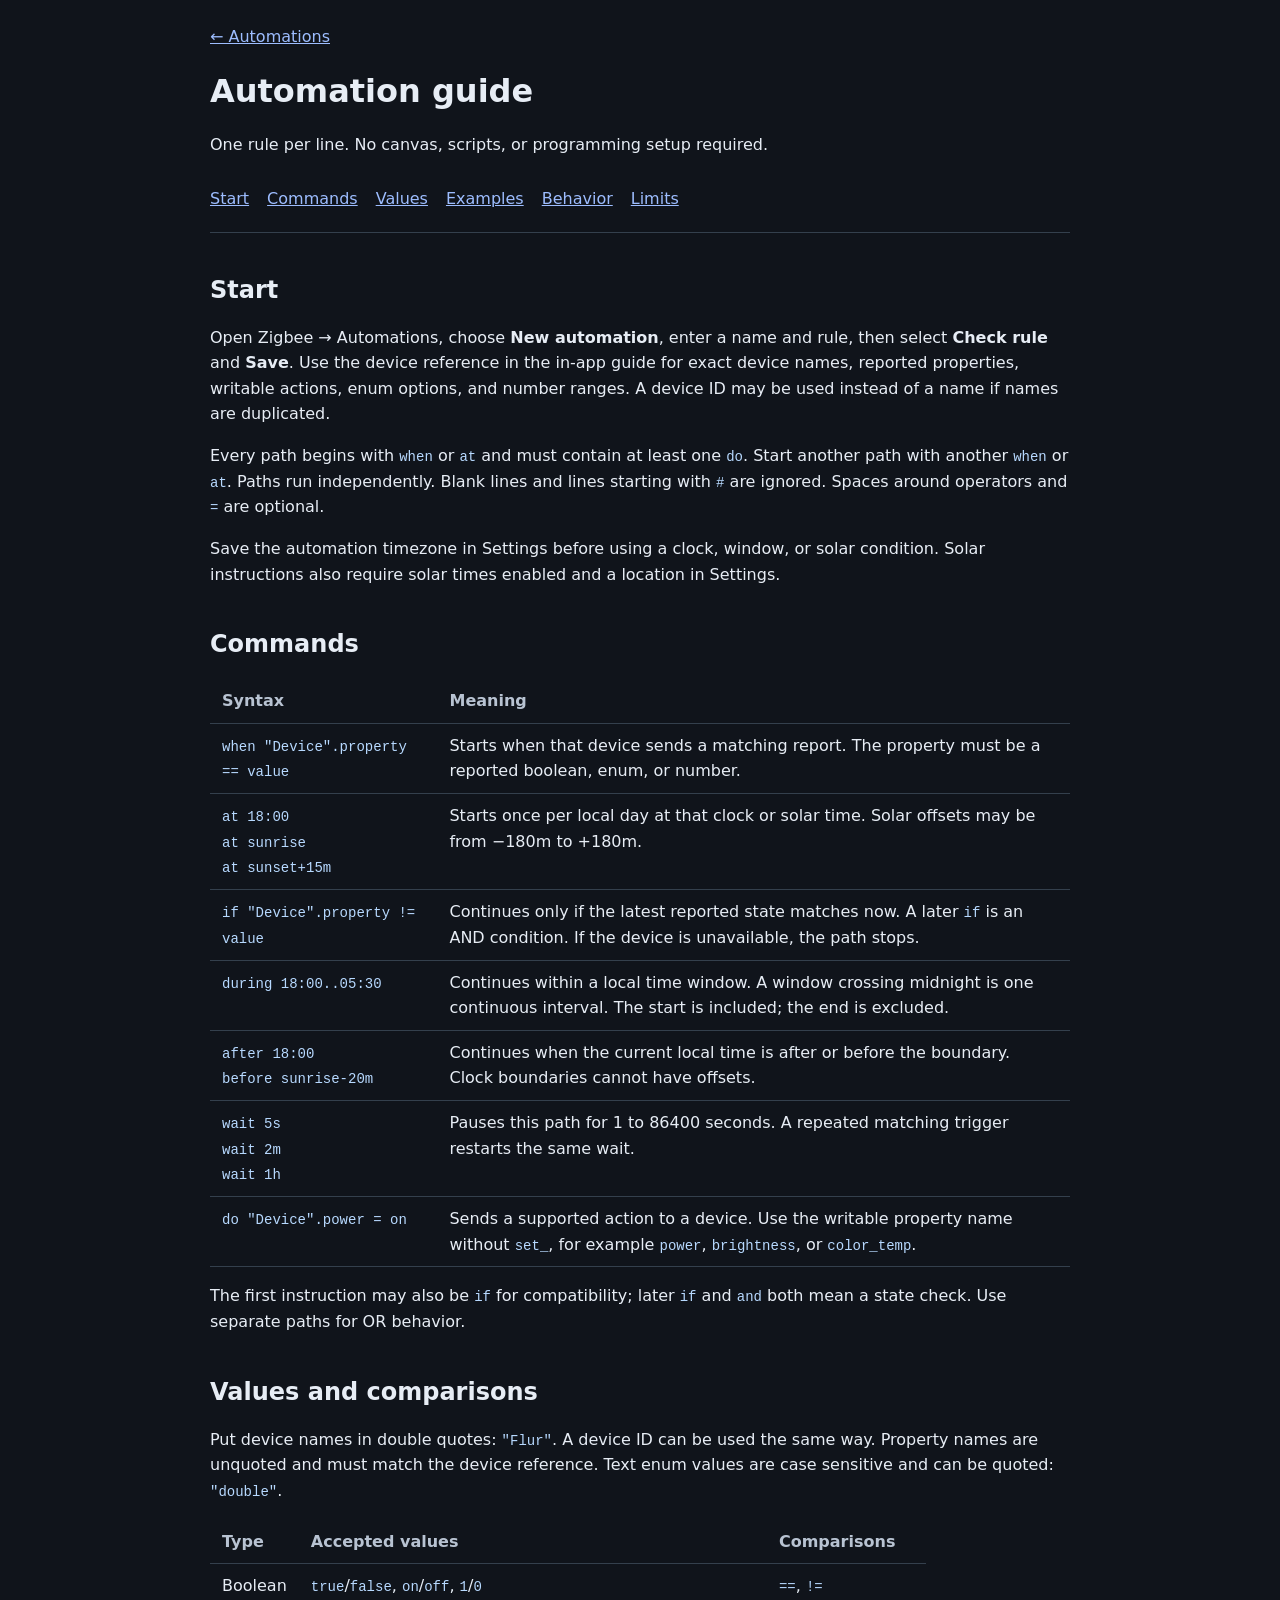
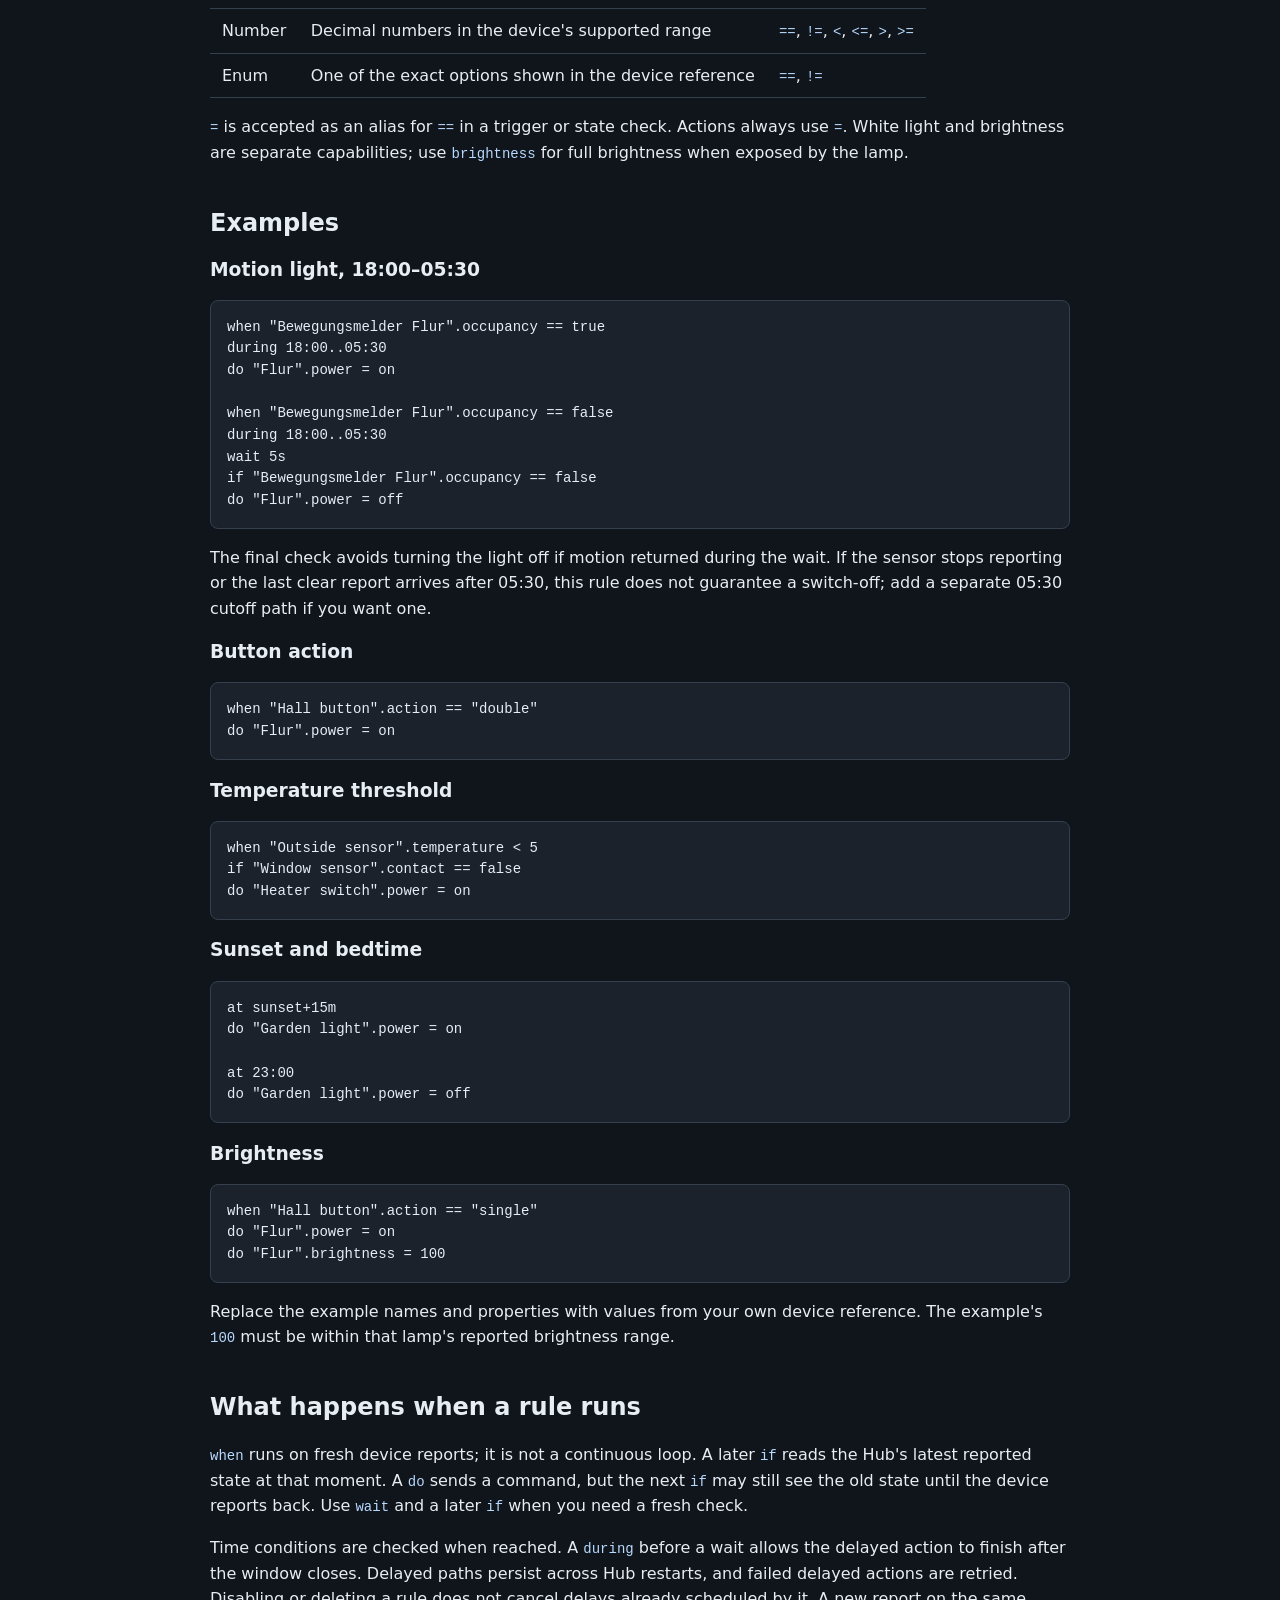
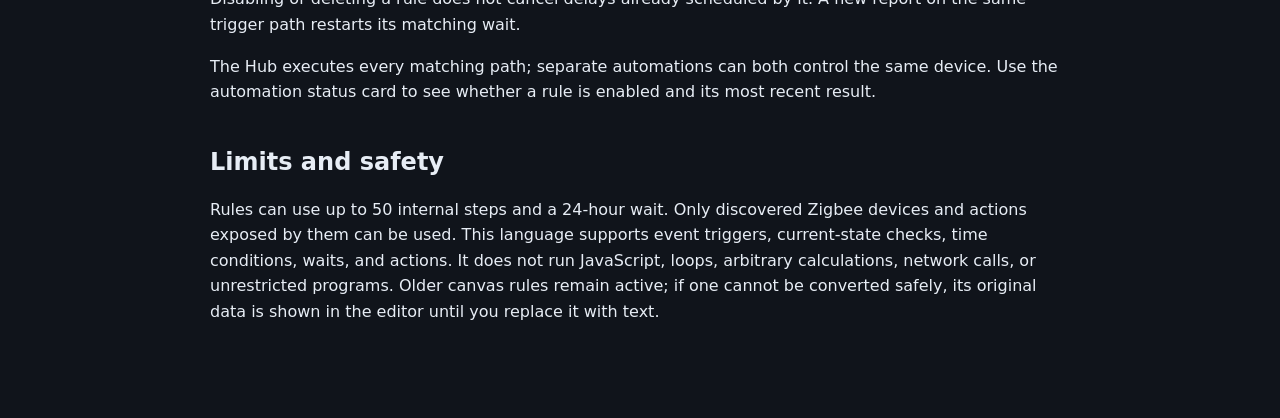
<file: homelab-hub/app/static/automation-guide.html>
<!doctype html>
<html lang="en">
<head>
  <meta charset="utf-8">
  <meta name="viewport" content="width=device-width,initial-scale=1">
  <title>Automation guide · Homelab Hub</title>
  <style>
    :root { color-scheme:dark; font:16px/1.6 system-ui,sans-serif; background:#10141b; color:#e7edf5; }
    body { max-width:860px; margin:auto; padding:24px clamp(16px,4vw,48px) 80px; }
    a { color:#9dbdff; } h1,h2,h3 { line-height:1.25; } h2 { margin-top:42px; }
    nav { display:flex; flex-wrap:wrap; gap:8px 18px; padding:12px 0 20px; border-bottom:1px solid #34404d; }
    code,pre { font:14px/1.55 ui-monospace,Consolas,monospace; }
    code { color:#b7d9ff; } pre { overflow:auto; padding:16px; border:1px solid #34404d; border-radius:8px; background:#1b222c; color:#e7edf5; }
    pre code { color:inherit; } table { display:block; overflow:auto; border-collapse:collapse; }
    th,td { padding:9px 12px; border-bottom:1px solid #34404d; text-align:left; vertical-align:top; }
    th { color:#b8c3d2; } .note { padding:12px 16px; border-left:3px solid #8dacff; background:#1b222c; }
  </style>
</head>
<body>
  <header><a href="/automations">← Automations</a><h1>Automation guide</h1><p>One rule per line. No canvas, scripts, or programming setup required.</p></header>
  <nav aria-label="Contents"><a href="#start">Start</a><a href="#commands">Commands</a><a href="#values">Values</a><a href="#examples">Examples</a><a href="#behavior">Behavior</a><a href="#limits">Limits</a></nav>
  <main>
    <section id="start"><h2>Start</h2>
      <p>Open Zigbee → Automations, choose <strong>New automation</strong>, enter a name and rule, then select <strong>Check rule</strong> and <strong>Save</strong>. Use the device reference in the in-app guide for exact device names, reported properties, writable actions, enum options, and number ranges. A device ID may be used instead of a name if names are duplicated.</p>
      <p>Every path begins with <code>when</code> or <code>at</code> and must contain at least one <code>do</code>. Start another path with another <code>when</code> or <code>at</code>. Paths run independently. Blank lines and lines starting with <code>#</code> are ignored. Spaces around operators and <code>=</code> are optional.</p>
      <p>Save the automation timezone in Settings before using a clock, window, or solar condition. Solar instructions also require solar times enabled and a location in Settings.</p>
    </section>
    <section id="commands"><h2>Commands</h2>
      <table><thead><tr><th>Syntax</th><th>Meaning</th></tr></thead><tbody>
        <tr><td><code>when "Device".property == value</code></td><td>Starts when that device sends a matching report. The property must be a reported boolean, enum, or number.</td></tr>
        <tr><td><code>at 18:00</code><br><code>at sunrise</code><br><code>at sunset+15m</code></td><td>Starts once per local day at that clock or solar time. Solar offsets may be from −180m to +180m.</td></tr>
        <tr><td><code>if "Device".property != value</code></td><td>Continues only if the latest reported state matches now. A later <code>if</code> is an AND condition. If the device is unavailable, the path stops.</td></tr>
        <tr><td><code>during 18:00..05:30</code></td><td>Continues within a local time window. A window crossing midnight is one continuous interval. The start is included; the end is excluded.</td></tr>
        <tr><td><code>after 18:00</code><br><code>before sunrise-20m</code></td><td>Continues when the current local time is after or before the boundary. Clock boundaries cannot have offsets.</td></tr>
        <tr><td><code>wait 5s</code><br><code>wait 2m</code><br><code>wait 1h</code></td><td>Pauses this path for 1 to 86400 seconds. A repeated matching trigger restarts the same wait.</td></tr>
        <tr><td><code>do "Device".power = on</code></td><td>Sends a supported action to a device. Use the writable property name without <code>set_</code>, for example <code>power</code>, <code>brightness</code>, or <code>color_temp</code>.</td></tr>
      </tbody></table>
      <p>The first instruction may also be <code>if</code> for compatibility; later <code>if</code> and <code>and</code> both mean a state check. Use separate paths for OR behavior.</p>
    </section>
    <section id="values"><h2>Values and comparisons</h2>
      <p>Put device names in double quotes: <code>"Flur"</code>. A device ID can be used the same way. Property names are unquoted and must match the device reference. Text enum values are case sensitive and can be quoted: <code>"double"</code>.</p>
      <table><thead><tr><th>Type</th><th>Accepted values</th><th>Comparisons</th></tr></thead><tbody>
        <tr><td>Boolean</td><td><code>true</code>/<code>false</code>, <code>on</code>/<code>off</code>, <code>1</code>/<code>0</code></td><td><code>==</code>, <code>!=</code></td></tr>
        <tr><td>Number</td><td>Decimal numbers in the device's supported range</td><td><code>==</code>, <code>!=</code>, <code>&lt;</code>, <code>&lt;=</code>, <code>&gt;</code>, <code>&gt;=</code></td></tr>
        <tr><td>Enum</td><td>One of the exact options shown in the device reference</td><td><code>==</code>, <code>!=</code></td></tr>
      </tbody></table>
      <p><code>=</code> is accepted as an alias for <code>==</code> in a trigger or state check. Actions always use <code>=</code>. White light and brightness are separate capabilities; use <code>brightness</code> for full brightness when exposed by the lamp.</p>
    </section>
    <section id="examples"><h2>Examples</h2>
      <h3>Motion light, 18:00–05:30</h3>
      <pre><code>when "Bewegungsmelder Flur".occupancy == true
during 18:00..05:30
do "Flur".power = on

when "Bewegungsmelder Flur".occupancy == false
during 18:00..05:30
wait 5s
if "Bewegungsmelder Flur".occupancy == false
do "Flur".power = off</code></pre>
      <p>The final check avoids turning the light off if motion returned during the wait. If the sensor stops reporting or the last clear report arrives after 05:30, this rule does not guarantee a switch-off; add a separate 05:30 cutoff path if you want one.</p>
      <h3>Button action</h3><pre><code>when "Hall button".action == "double"
do "Flur".power = on</code></pre>
      <h3>Temperature threshold</h3><pre><code>when "Outside sensor".temperature &lt; 5
if "Window sensor".contact == false
do "Heater switch".power = on</code></pre>
      <h3>Sunset and bedtime</h3><pre><code>at sunset+15m
do "Garden light".power = on

at 23:00
do "Garden light".power = off</code></pre>
      <h3>Brightness</h3><pre><code>when "Hall button".action == "single"
do "Flur".power = on
do "Flur".brightness = 100</code></pre>
      <p>Replace the example names and properties with values from your own device reference. The example's <code>100</code> must be within that lamp's reported brightness range.</p>
    </section>
    <section id="behavior"><h2>What happens when a rule runs</h2>
      <p><code>when</code> runs on fresh device reports; it is not a continuous loop. A later <code>if</code> reads the Hub's latest reported state at that moment. A <code>do</code> sends a command, but the next <code>if</code> may still see the old state until the device reports back. Use <code>wait</code> and a later <code>if</code> when you need a fresh check.</p>
      <p>Time conditions are checked when reached. A <code>during</code> before a wait allows the delayed action to finish after the window closes. Delayed paths persist across Hub restarts, and failed delayed actions are retried. Disabling or deleting a rule does not cancel delays already scheduled by it. A new report on the same trigger path restarts its matching wait.</p>
      <p>The Hub executes every matching path; separate automations can both control the same device. Use the automation status card to see whether a rule is enabled and its most recent result.</p>
    </section>
    <section id="limits"><h2>Limits and safety</h2>
      <p>Rules can use up to 50 internal steps and a 24-hour wait. Only discovered Zigbee devices and actions exposed by them can be used. This language supports event triggers, current-state checks, time conditions, waits, and actions. It does not run JavaScript, loops, arbitrary calculations, network calls, or unrestricted programs. Older canvas rules remain active; if one cannot be converted safely, its original data is shown in the editor until you replace it with text.</p>
    </section>
  </main>
</body>
</html>
</file>
